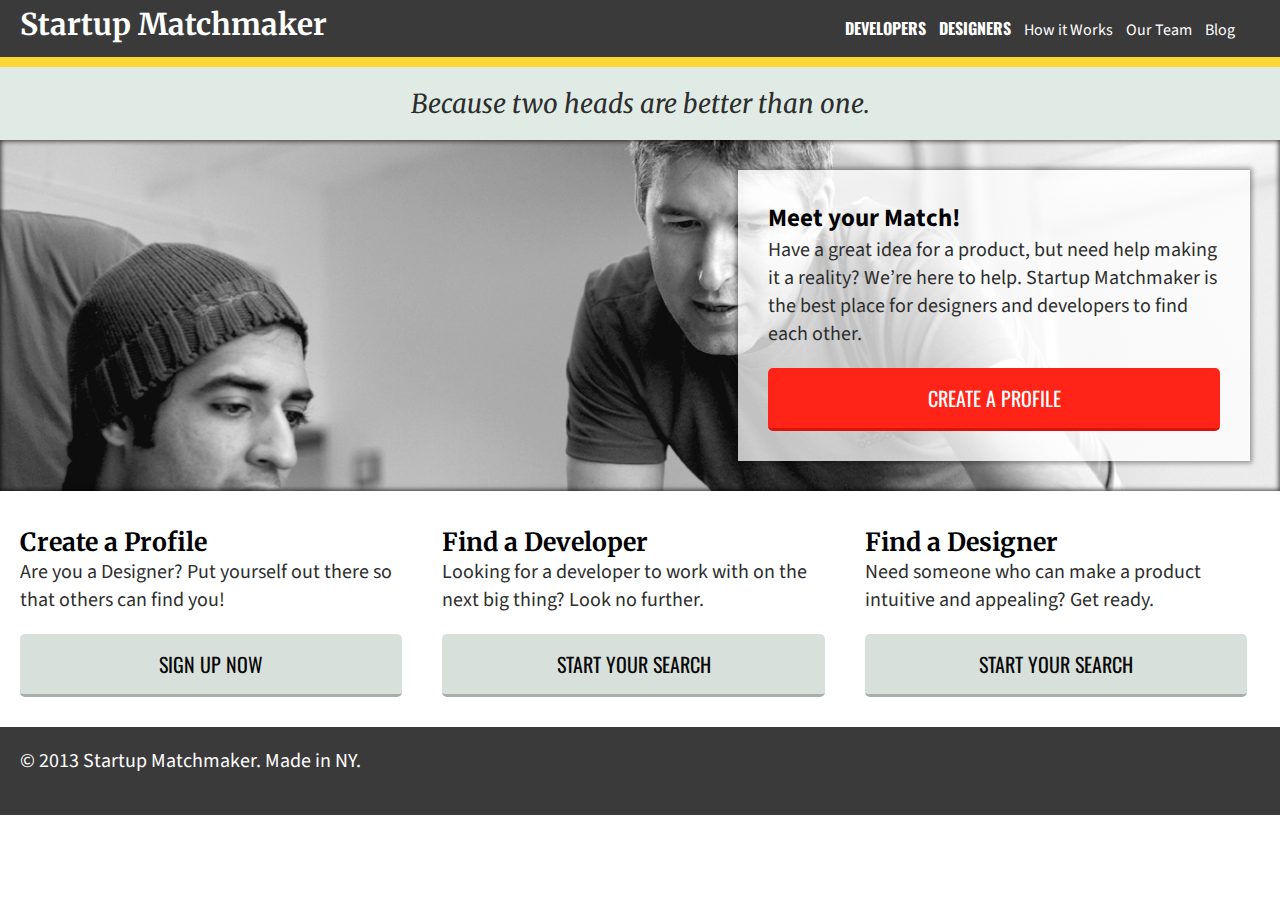
<file: Homework 2/index.html>
<!DOCTYPE html>
<html lang="en">
<head>
    <meta charset="utf-8">
    <meta http-equiv="X-UA-Compatible" content="IE=edge">
    <title></title> 
    <meta name="description" content="">
    <meta name="viewport" content="width=device-width, initial-scale=1">
    <link rel="shortcut icon" type="image/ico" href="images/favicon.ico" />


    <link rel="stylesheet" href="css/normalize.css">
    <link rel="stylesheet" href="css/main.css">
    <link href='https://fonts.googleapis.com/css?family=Source+Sans+Pro' rel='stylesheet' type='text/css'>
    <link href='https://fonts.googleapis.com/css?family=Merriweather:700italic' rel='stylesheet' type='text/css'>
    <link href='https://fonts.googleapis.com/css?family=Merriweather:700' rel='stylesheet' type='text/css'>
    <link href='https://fonts.googleapis.com/css?family=Oswald:700' rel='stylesheet' type='text/css'>
<body>
  <header>
    <h1><a href="#">Startup Matchmaker</a></h1>
    <nav>
      <ul>
        <li><strong><a href="developers.html">Developers</a></strong></li>
        <li><strong><a href="designers.html">Designers</a></strong></li>
        <li><a href="how.html">How it Works</a></li>
        <li><a href="team.html">Our Team</a></li>
        <li><a href="blog.html">Blog</a></li>
      </ul>
    </nav>
  </header>

  <p class="tagline">Because two heads are better than one.</p>
  <section class="banner">
    <div class="blurb">
      <h2>Meet your Match!</h2>
      <p>Have a great idea for a product, but need help making it a reality? We’re here to help. Startup Matchmaker is the best place for designers and developers to find each other.</p>
      <a class="button" href="#">Create a Profile</a>
    </div>
  </section>
  <section class="info">
    <h3>Create a Profile</h3>
    <p>Are you a Designer? Put yourself out there so that others can find you!</p>
    <a class="button" href="">Sign up Now</a>
  </section>
  <section class="info">
    <h3>Find a Developer</h3>
    <p>Looking for a developer to work with on the next big thing? Look no further.</p>
    <a class="button" href="developers.html">Start Your Search</a>
  </section>
  <section class="info">
    <h3>Find a Designer</h3>
    <p>Need someone who can make a product intuitive and appealing? Get ready.</p>
    <a class="button" href="designers.html">Start Your Search</a>
  </section>

  <footer>
    <p>&copy; 2013 Startup Matchmaker. Made in NY.</p>
  </footer>
</body>
</html>
</file>
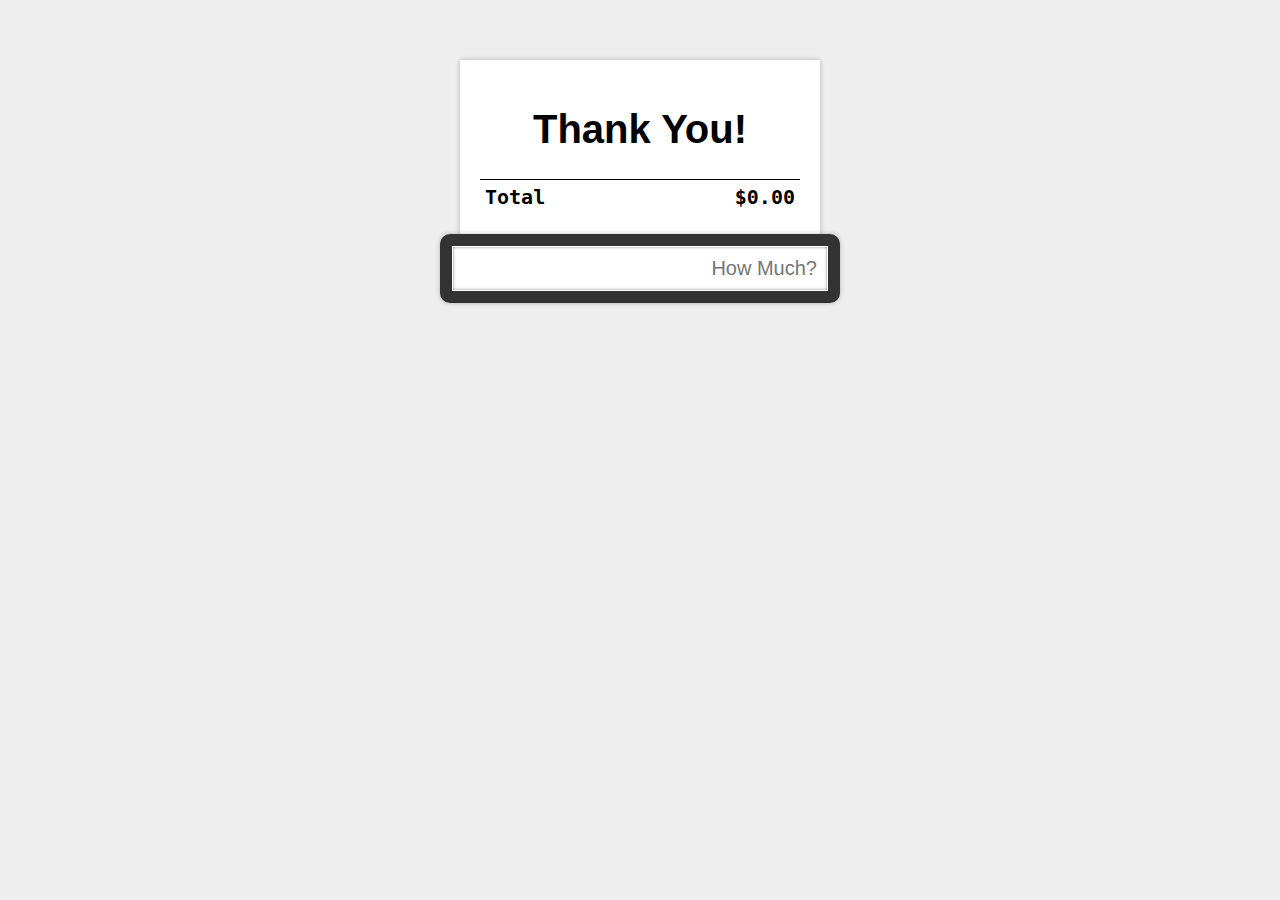
<file: Homework 4/index.html>
<!DOCTYPE html>
<html>

<head>

  <meta charset="UTF-8">

  <title>Cash Register</title>

    <link rel="stylesheet" href="css/style.css" media="screen" type="text/css" />

</head>

<body>

  <div id="register">
  <div id="ticket">
    <h1>Thank You!</h1>
    <table>
      <tbody id="entries">
      </tbody>
      <tfoot>
        <tr>
          <th>Total</th>
          <th id="total">$0.00</th>
        </tr>
      </tfoot>
    </table>
  </div>
  <form id="entry">
    <input id="newEntry" autofocus placeholder="How Much?">
  </form>
</div>

  <script src='http://codepen.io/assets/libs/fullpage/jquery.js'></script>

  <script src="js/index.js"></script>

</body>

</html>
</file>
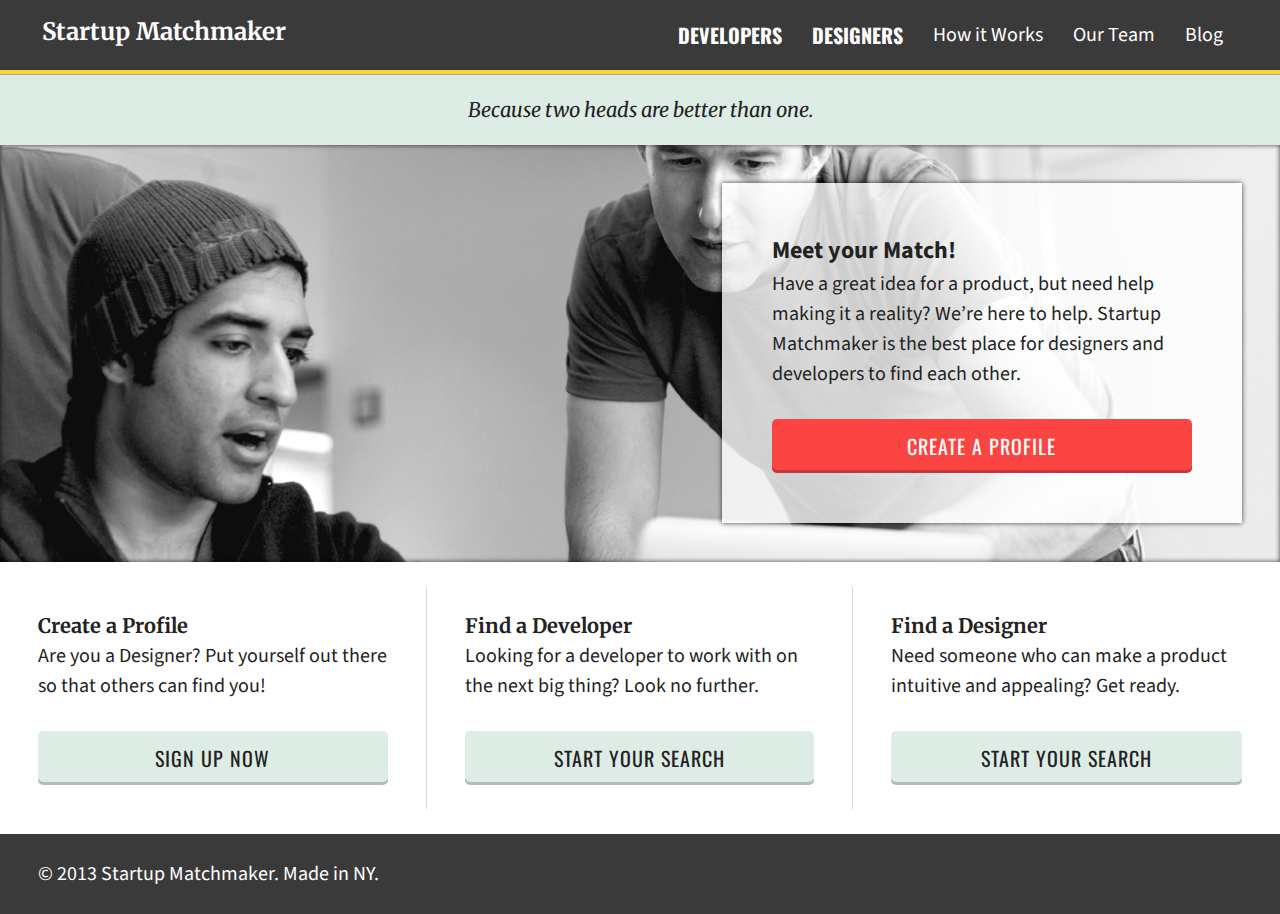
<file: Homework 5/index.html>
<!DOCTYPE html>
<html lang="en">
<head>
  <meta charset="utf-8">
  <meta http-equiv="X-UA-Compatible" content="IE=edge">
  <meta name="viewport" content="width=device-width, initial-scale=1">
  <link rel="shortcut icon" type="image/ico" href="images/favicon.ico" />

  <title>Startup Matchmaker | Home</title>

  <link href='http://fonts.googleapis.com/css?family=Source+Sans+Pro:400,700|Oswald:700|Merriweather:700,700italic' rel='stylesheet' type='text/css'>
  <link rel="stylesheet" href="css/normalize.css">
  <link rel="stylesheet" href="css/main.css">
</head>
<body>
  <header class="clearfix">
    <h1><a href="#">Startup Matchmaker</a></h1>
    
    <nav>
      <li><strong><a href="developers.html">Developers</a></strong></li>
      <li><strong><a href="designers.html">Designers</a></strong></li>
      <li><a href="how.html">How it Works</a></li>
      <li><a href="team.html">Our Team</a></li>
      <li><a href="blog.html">Blog</a></li>
      <div class=".hamburger">
        <a href="#" class="hamburger-icon">
          <div class="line"></div>
          <div class="line"></div>
          <div class="line"></div>
        </a>
       </div>
    </nav>

  </header>

  <p class="tagline">Because two heads are better than one.</p>
  <section class="clearfix banner">
    <div class="blurb">
      <h2>Meet your Match!</h2>
      <p>Have a great idea for a product, but need help making it a reality? We’re here to help. Startup Matchmaker is the best place for designers and developers to find each other.</p>

      <a class="button" href="#">Create a Profile</a>
    </div>
  </section>
  <section class="info">
    <h3>Create a Profile</h3>
    <p>Are you a Designer? Put yourself out there so that others can find you!</p>
    <a class="button" href="">Sign up Now</a>
  </section>
  <section class="info">
    <h3>Find a Developer</h3>
    <p>Looking for a developer to work with on the next big thing? Look no further.</p>
    <a class="button" href="developers.html">Start Your Search</a>
  </section>
  <section class="info">
    <h3>Find a Designer</h3>
    <p>Need someone who can make a product intuitive and appealing? Get ready.</p>
    <a class="button" href="designers.html">Start Your Search</a>
  </section>

  <footer>
    <p>© 2013 Startup Matchmaker. Made in NY.</p>
  </footer>



</body>
</html>
</file>
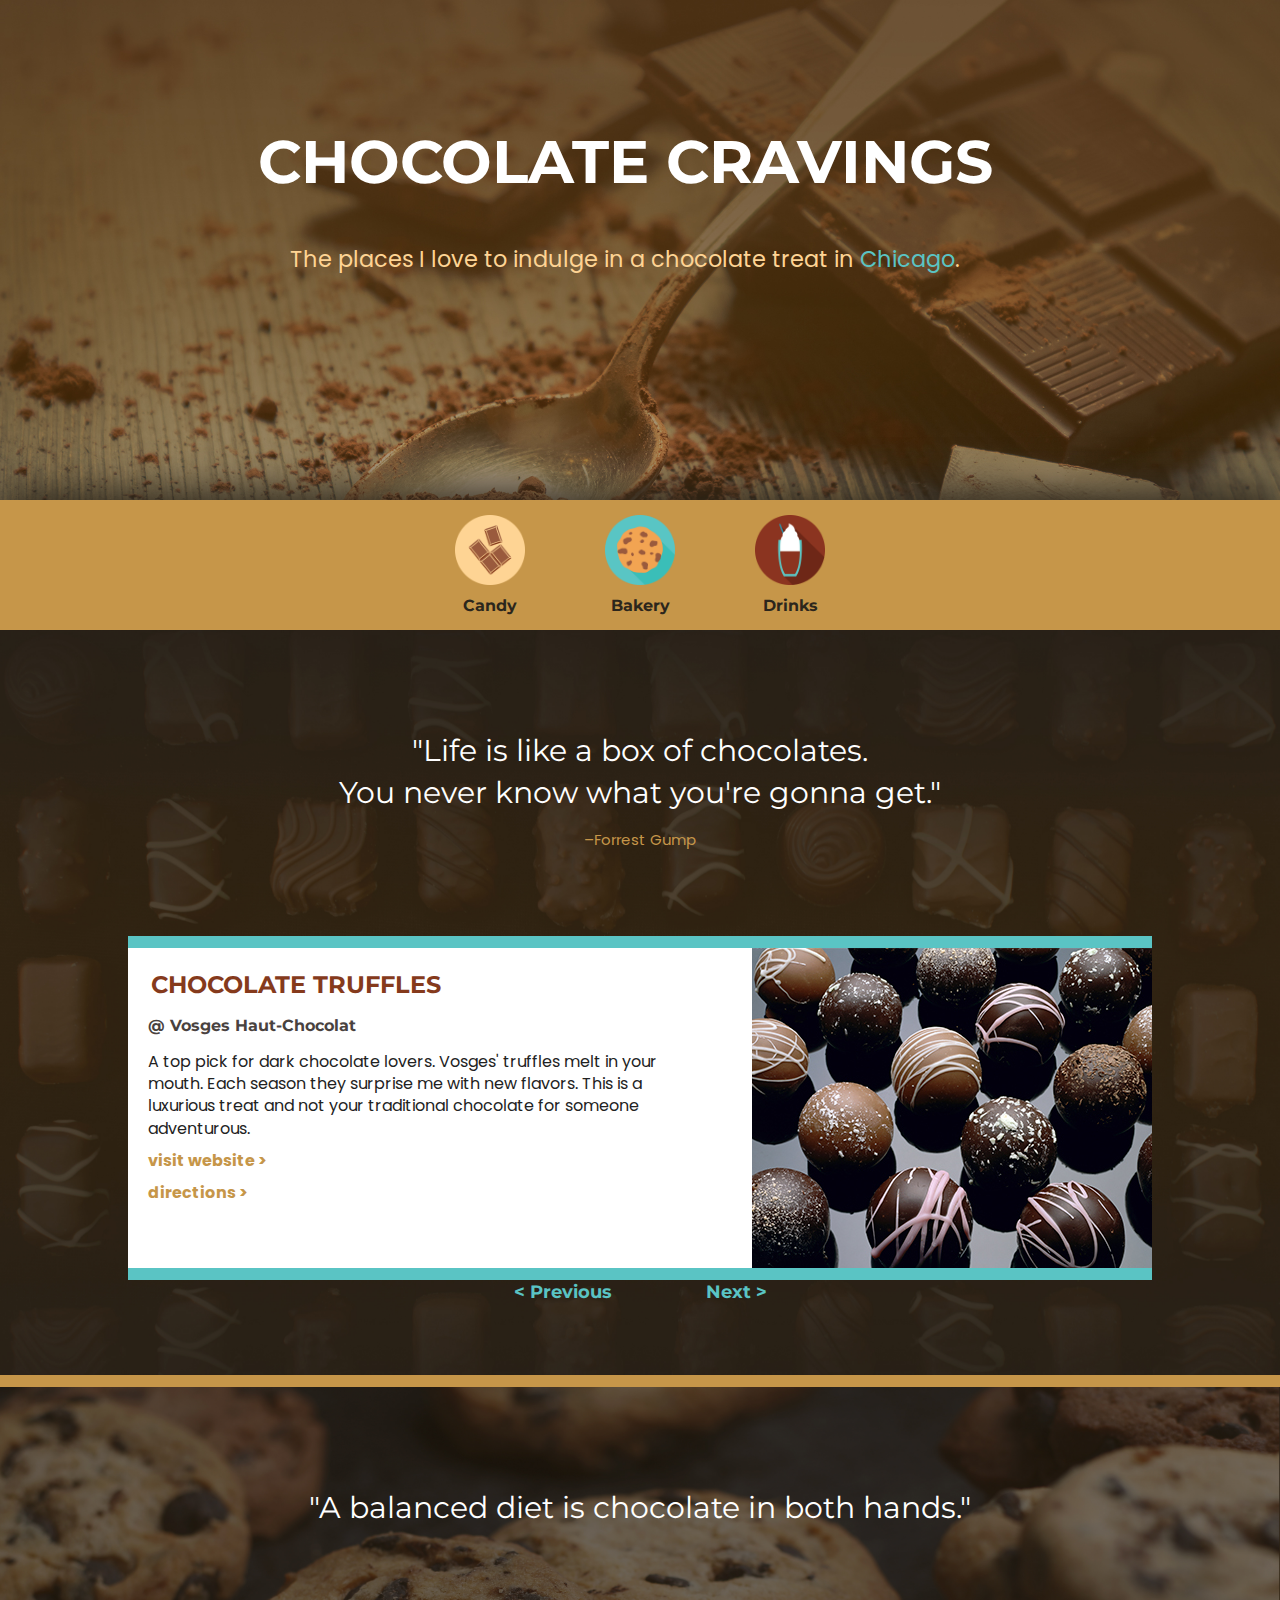
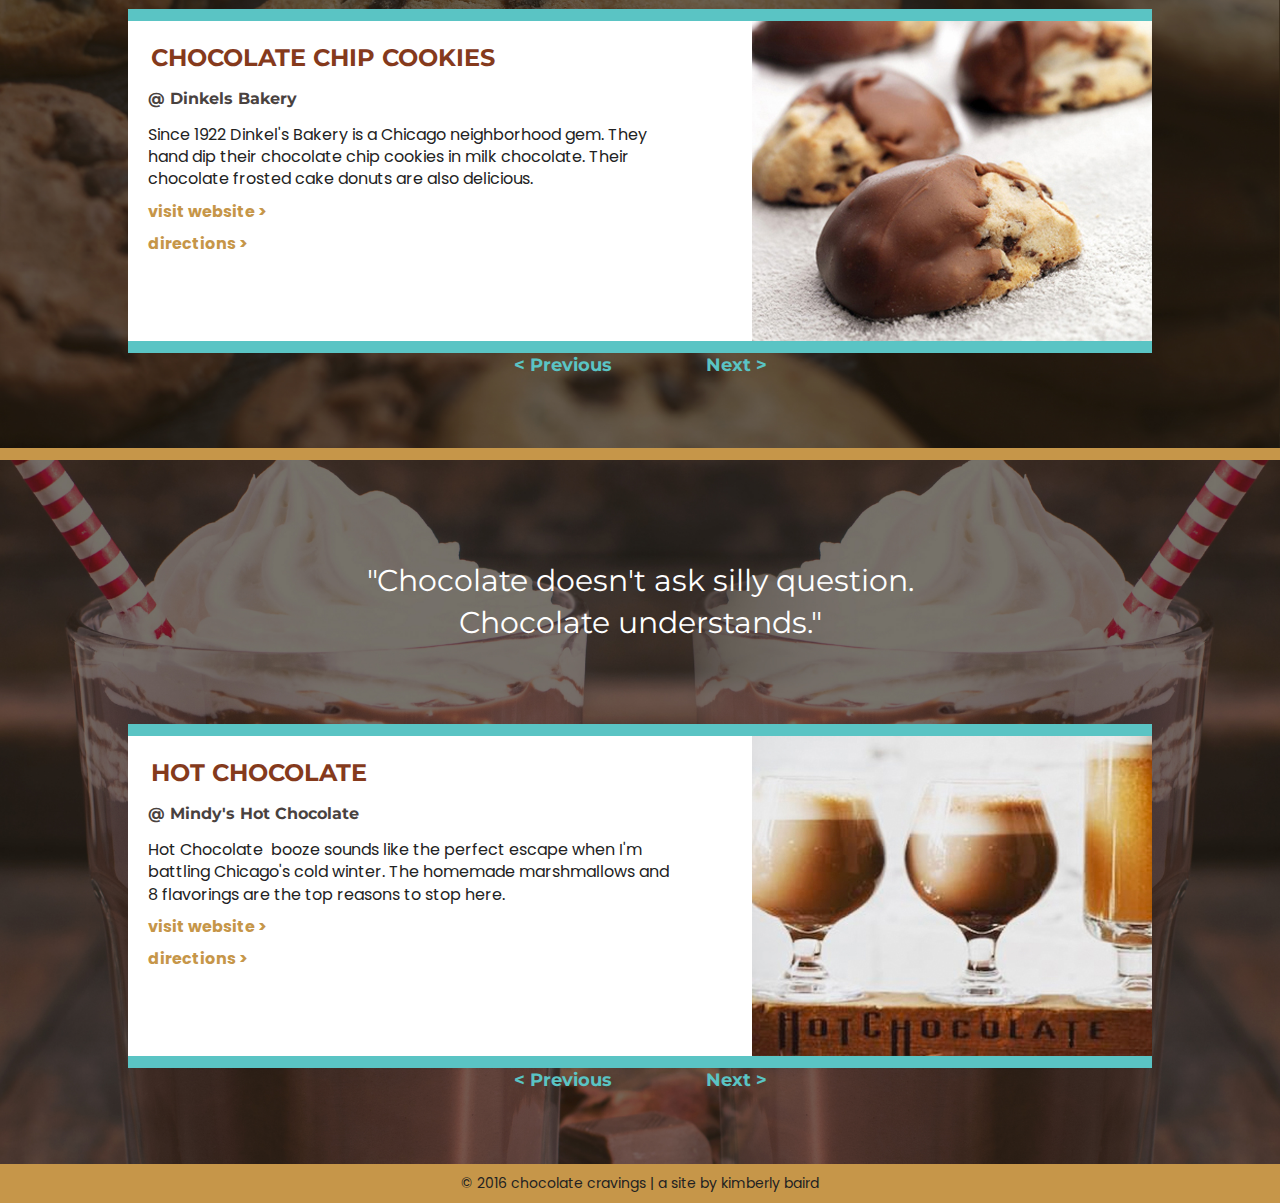
<file: Final Project/Site/index.html>
<!doctype html>
<html class="no-js" lang="">
<head>
<meta charset="utf-8">
<meta http-equiv="X-UA-Compatible" content="IE=edge">
<title>Chicago Chocolate</title>
<meta name="description" content="">
<meta name="viewport" content="width=device-width, initial-scale=1">
<link rel="apple-touch-icon" href="apple-touch-icon.png">
<link href='https://fonts.googleapis.com/css?family=Montserrat' rel='stylesheet' type='text/css'>
<link href='https://fonts.googleapis.com/css?family=Poppins:300' rel='stylesheet' type='text/css'>
<!-- Place favicon.ico in the root directory -->
<link rel="stylesheet" href="css/normalize.css">
<link rel="stylesheet" href="css/main.css">
<script src="js/vendor/modernizr-2.8.3.min.js"></script>
</head>
<body>
<div class="Site">
    <header class="Hero">
    <div class="Welcome">
        <h1>Chocolate Cravings</h1>
        <p>
            The places I love to indulge in a chocolate treat in <span>Chicago</span>.
        </p>
    </div>
    <nav class="MainNavigation js-MainNavigation">
    <ul>
        <li><a href="#Candy">
        <img src="img/nav_candy.png">
        <p>
            Candy
        </p>
        </a></li>
        <li><a href="#Bakery">
        <img src="img/nav_bakery.png">
        <p>
            Bakery
        </p>
        </a></li>
        <li><a href="#Drink"><img src="img/nav_drink.png">
        <p>
            Drinks
        </p>
        </a></li>
    </ul>
    </nav>
    </header>
    <!--Start of Item descriptions-->
    <!--Start of section: Candy-->
    <div class="Content_Candy js-content-section" id="Candy">
        <div class="Content_Top">
            <blockquote>
                "Life is like a box of chocolates. <br>
                You never know what you're gonna get."<br>
                <span>–Forrest Gump</span>
            </blockquote>
        </div>
        <section class="Blurb">
        <ul class="carousel">
            <li>
            <div class="carousel_East">
                <img src="img/candy_truffle.jpg"/>
            </div>
            <div class="carousel_West">
                <h1>Chocolate Truffles</h1>
                <h2>@ Vosges Haut-Chocolat</h2>
                <p>
                    A top pick for dark chocolate lovers. Vosges' truffles melt in your mouth. Each season they surprise me with new flavors. This is a luxurious treat and not your traditional chocolate for someone adventurous.
                </p>
                <p>
                    <a href="http://http://www.vosgeschocolate.com/">visit website &gt;</a>
                </p>
                <p>
                    <a href="https://www.google.com/maps/dir/''/The+Shops+at+North+Bridge,+520+N+Michigan+Ave+%232,+Chicago,+IL+60611/@41.891478,-87.6950604,12z/data=!3m1!4b1!4m8!4m7!1m0!1m5!1m1!1s0x880e2cac6e03efd5:0x698be70aa81cac7e!2m2!1d-87.6250205!2d41.8914993">directions &gt;</a>
                </p>
            </div>
            </li>
            <li>
            <div class="carousel_East">
                <img src="img/candy_blommers.jpg"/>
            </div>
            <div class="carousel_West">
                <h1>Chocolate Bars</h1>
                <h2>@ Blommer's Chocolate Company</h2>
                <p>
                    Blommer's chocolate is the chocolate you smell in Chicago's Loop. Luckily Blommer's is not just a factory and has a store. This is my favorite place for a traditional bar of chocolate. You can eat it or bake with it.
                </p>
                <p>
                    <a href="http://www.blommer.com/">visit website &gt;</a>
                </p>
                <p>
                    <a href="https://www.google.com/maps/place/Blommer+Chocolate+Company/@41.8894159,-87.645753,17z/data=!3m1!4b1!4m2!3m1!1s0x880e2cc93543fe6f:0xa66c5aa1b0d698e8">directions &gt;</a>
                </p>
            </div>
            </li>
            <li>
            <div class="carousel_East">
                <img src="img/candy_fannie.jpg"/>
            </div>
            <div class="carousel_West">
                <h1>Chocolate Turtles</h1>
                <h2>@ Fannie May Fine Chcocolates</h2>
                <p>
                    Fannie May claim to fame our their chocolate turtles "Pixies". Smooth caramel and crunchy pecans covered in chocolate is always a good idea.
                </p>
                <p>
                    <a href="http://http://www.fanniemay.com/">visit website &gt;</a>
                </p>
                <p>
                    <a href="https://www.google.com/maps/place/Fannie+May+Candies/@41.8880344,-87.6417958,14z/data=!4m5!1m2!2m1!1sfannie+may!3m1!1s0x880e2caedb378317:0x27ecb374ec7d52e8">directions &gt;</a>
                </p>
            </div>
            </li>
        </ul>
        </section>
        <div class="carousel_Nav">
            <a href="#" class="carousel-nav prev">&lt; Previous</a>
            <a href="#" class="carousel-nav next">Next &gt;</a>
        </div>
    </div>
    <!--Start of section: Bakery-->
    <div class="Content_Bakery js-content-section" id="Bakery">
        <div class="Content_Top">
            <blockquote>
                "A balanced diet is chocolate in both hands."<br>
            </blockquote>
        </div>
        <section class="Blurb">
        <ul class="carousel">
            <li>
            <div class="carousel_East">
                <img src="img/bakery_cookie.jpg"/>
            </div>
            <div class="carousel_West">
                <h1>Chocolate Chip Cookies</h1>
                <h2>@ Dinkels Bakery</h2>
                <p>
                    Since 1922 Dinkel's Bakery is a Chicago neighborhood gem. They hand dip their chocolate chip cookies in milk chocolate. Their chocolate frosted cake donuts are also delicious.
                </p>
                <p>
                    <a href="http://www.dinkels.com/">visit website &gt;</a>
                </p>
                <p>
                    <a href="https://www.google.com/maps/dir//Dinkel's,+3329+N+Lincoln+Ave,+Chicago,+IL+60657/@41.9424319,-87.6725118,17z/data=!4m12!1m3!3m2!1s0x880fd25bb3265207:0x444e500ccc36604b!2sDinkel's!4m7!1m0!1m5!1m1!1s0x880fd25bb3265207:0x444e500ccc36604b!2m2!1d-87.6703231!2d41.9424319">directions &gt;</a>
                </p>
            </div>
            </li>
            <li>
            <div class="carousel_East">
                <img src="img/bakery_brownie.jpg"/>
            </div>
            <div class="carousel_West">
                <h1>Fudge Brownie</h1>
                <h2>@ Baker Miller</h2>
                <p>
                    Baker Miller has amazing bakery items but if you're in search of chocolate, their fudge brownie is the top choice. Chocolate, brownie and fudge has never been better.
                </p>
                <p>
                    <a href="http://www.bakermillerchicago.com/">visit website &gt;</a>
                </p>
                <p>
                    <a href="https://www.google.com/maps/dir/''/baker+miller/data=!4m5!4m4!1m0!1m2!1m1!1s0x880fd20f927438cf:0x54c39b91adf6d9aa?sa=X&ved=0ahUKEwje4IDwmqjMAhXH7D4KHbWiD24Q9RcIhwEwCw">directions &gt;</a>
                </p>
            </div>
            </li>
            <li>
            <div class="carousel_East">
                <img src="img/bakery_pie.jpg"/>
            </div>
            <div class="carousel_West">
                <h1>Chocolate Pie</h1>
                <h2>@ Bang Bang Pie Shop</h2>
                <p>
                    What's better than chocolate? Peanut butter and chocolate. Bang Bang's Chocolate Peanut Butter pie is to die for. The graham cracker crust makes this my favorite pie ever.
                </p>
                <p>
                    <a href="http://www.bangbangpie.com/">visit website &gt;</a>
                </p>
                <p>
                    <a href="https://www.google.com/maps/dir//Bang+Bang+Pie+%26+Biscuits,+2051+N+California+Ave,+Chicago,+IL+60647/@41.9192023,-87.6993454,17z/data=!4m12!1m3!3m2!1s0x880fd29e2db3a9b7:0xf4b7b62e8a63baf1!2sBang+Bang+Pie+%26+Biscuits!4m7!1m0!1m5!1m1!1s0x880fd29e2db3a9b7:0xf4b7b62e8a63baf1!2m2!1d-87.6971567!2d41.9192023">directions &gt;</a>
                </p>
            </div>
            </li>
        </ul>
        </section>
        <div class="carousel_Nav">
            <a href="#" class="carousel-nav prev">&lt; Previous</a>
            <a href="#" class="carousel-nav next">Next &gt;</a>
        </div>
    </div>
    <!--end of Bakery Section-->
    <!--start of Drink Section-->
    <div class="Content_Drink js-content-section" id="Drink">
        <div class="Content_Top">
            <blockquote>
                "Chocolate doesn't ask silly question.<br>
                Chocolate understands."
            </blockquote>
        </div>
        <section class="Blurb">
        <ul class="carousel">
            <li>
            <div class="carousel_East">
                <img src="img/drink_hot.jpg"/>
            </div>
            <div class="carousel_West">
                <h1>Hot Chocolate</h1>
                <h2>@ Mindy's Hot Chocolate</h2>
                <p>
                    Hot Chocolate &nbsp;booze sounds like the perfect escape when I'm battling Chicago's cold winter. The homemade marshmallows and 8 flavorings are the top reasons to stop here.
                </p>
                <p>
                    <a href="http://hotchocolatechicago.com/">visit website &gt;</a>
                </p>
                <p>
                    <a href="https://www.google.com/maps/dir//Mindy%E2%80%99s+HotChocolate,+1747+N+Damen+Ave,+Chicago,+IL+60647/@41.913682,-87.6793752,17z/data=!4m12!1m3!3m2!1s0x880fd2c07db953b7:0xd5c218147b8b77cc!2sMindy%E2%80%99s+HotChocolate!4m7!1m0!1m5!1m1!1s0x880fd2c07db953b7:0xd5c218147b8b77cc!2m2!1d-87.6771812!2d41.913678">directions &gt;</a>
                </p>
            </div>
            </li>
            <li>
            <div class="carousel_East">
                <img src="img/drink_shake.jpg"/>
            </div>
            <div class="carousel_West">
                <h1>Chocolate Shake</h1>
                <h2>@ Oberweis Dairy</h2>
                <p>
                    This is the ultimate old fashioned chocolate shake. This shake is made with Oberweis' super premium ice cream and whipped cream. I highly recommend dining in for the frosted glass!
                </p>
                <p>
                    <a href="http://www.oberweis.com/">visit website &gt;</a>
                </p>
                <p>
                    <a href="https://www.google.com/maps/dir/''/3055+N+Sheffield+Ave,+Chicago,+IL+60657/data=!4m5!4m4!1m0!1m2!1m1!1s0x880fd3aa32c53105:0x843def37653759f4?sa=X&ved=0ahUKEwiXiJegl6jMAhWIeT4KHXt6Bm4QiBMIHCgBMAY">directions &gt;</a>
                </p>
            </div>
            </li>
            <li>
            <div class="carousel_East">
                <img src="img/drink_martini.jpg"/>
            </div>
            <div class="carousel_West">
                <h1>Chocolate Martini</h1>
                <h2>@ Tiny Lounge</h2>
                <p>
                    Fannie May claim to fame our their chocolate turtles "Pixies". Smooth caramel and crunchy pecans covered in chocolate is always a good idea.
                </p>
                <p>
                    <a href="http://http://tinylounge.com/">visit website &gt;</a>
                </p>
                <p>
                    <a href="https://www.google.com/maps/dir//Tiny+Lounge,+4352+N+Leavitt+St,+Chicago,+IL+60618/@41.9610968,-87.6862428,17z/data=!4m12!1m3!3m2!1s0x880fd2116126cfb5:0x1e1c77c4a43c0a38!2sTiny+Lounge!4m7!1m0!1m5!1m1!1s0x880fd2116126cfb5:0x1e1c77c4a43c0a38!2m2!1d-87.6840541!2d41.9610968">directions &gt;</a>
                </p>
            </div>
            </li>
        </ul>
        </section>
        <div class="carousel_Nav">
            <a href="#" class="carousel-nav prev">&lt; Previous</a>
            <a href="#" class="carousel-nav next">Next &gt;</a>
        </div>
    </div>
    <!--end of Drink Section-->
    <footer class="South">&copy; 2016 chocolate cravings | a site by kimberly baird </footer>
    <!--[if lt IE 8]>
            <p class="browserupgrade">You are using an <strong>outdated</strong> browser. Please <a href="http://browsehappy.com/">upgrade your browser</a> to improve your experience.</p>
        <![endif]-->
    <script>window.jQuery || document.write('<script src="js/vendor/jquery-1.11.2.min.js"><\/script>')</script>
    <script src="js/vendor/jquery.waypoints.js"></script>
    <script src="js/plugins.js"></script>
    <script src="js/main.js"></script>
</div>
</body>
</html>
</file>
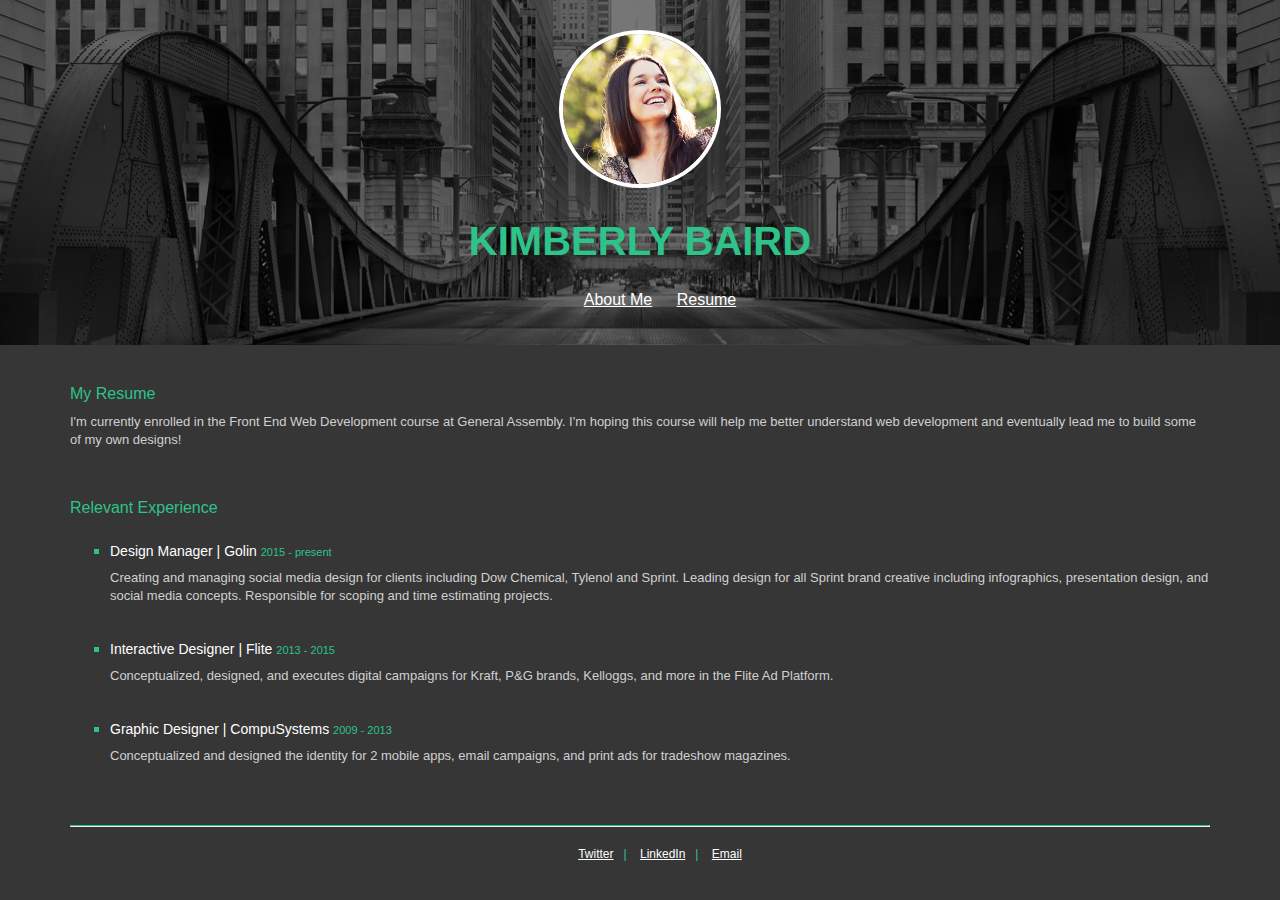
<file: About Me/resume.html>
<!DOCTYPE html>
<html>
  <head>
    <meta charset="UTF-8">
    <link href="css/style.css" rel="stylesheet">
    <title>Kimberly Baird</title>
  </head>
<body>
  <header>
    <img src="images/kim-profile.png">
    <h1>Kimberly Baird</h1>
    <ul>
      <li class="nav"><a href="index.html">About Me</a></li>
      <li class="nav"><a href="resume.html">Resume</a></li>
    </ul>
  </header>
<h2>My Resume</h2>

<p>I'm currently enrolled in the Front End Web Development course at General Assembly. I'm hoping this course will help me better understand web development and eventually lead me to build some of my own designs!</p>
    
<h3>Relevant Experience</h3>
    
<ul class="resume">
  <li class="resume">
    <H4>Design Manager | Golin <span>2015 - present</H4></H4>
    <p class="resume">Creating and managing social media design for clients including Dow Chemical, Tylenol and Sprint. Leading design for all Sprint brand creative including infographics, presentation design, and social media concepts. Responsible for scoping and time estimating projects.</p>
  </li>

  <li class="resume">
    <H4>Interactive Designer | Flite <span>2013 - 2015</span></H4>
    <p class="resume">Conceptualized, designed, and executes digital campaigns for Kraft, P&G brands, Kelloggs, and more in the Flite Ad Platform.</p>
  </li>

  <li class="resume">
    <H4>Graphic Designer | CompuSystems <span>2009 - 2013</span></H4>
    <p class="resume">Conceptualized and designed the identity for 2 mobile apps, email campaigns, and print ads for tradeshow magazines.</p>
  </li>

</ul>
<footer>
  <hr>
  <ul>
    <li class="nav"><a href="https://twitter.com/kimpbaird">Twitter</a></li>|
    <li class="nav"><a href="https://www.linkedin.com/in/kpbaird">LinkedIn</a></li>|
    <li class="nav"><a href="mailto:klphillipp@gmail.com">Email</a></li>
  </ul>

</body>

</html>
</file>
<file: Homework 2/css/main.css>
/* ==========================================================================
   Global Overrides
  ========================================================================== */
* {
  box-sizing: border-box;
  /*border: 1px solid blue;*/
}

.clearfix:after {
  display: table;
  clear: both;
  content: "";
}

/* ==========================================================================
   Author's custom styles
  ========================================================================== */

/* 
    SITE COLORS:

    White - #ffffff
    Light Grey - #d7e0db
    Dark Grey - #3b393a
    Grey/Black(text color) - #080808
    Yellow - #fad735
    Red - #e9403d
*/


/* Global
   ================================================================ */


/* Layout
   ================================================================ */
section.banner {
 
  background-image: url(../images/coworking.jpg);
  background-repeat: no-repeat;
  background-size: cover;
  background-position: 50% 30%;
  overflow: auto;
  -webkit-box-shadow: inset 0px 0px 5px 1px rgba(0,0,0,0.75);
  -moz-box-shadow: inset 0px 0px 5px 1px rgba(0,0,0,0.75);
  box-shadow: inset 0px 0px 5px 1px rgba(0,0,0,0.75);
}

div.blurb {
  background: rgba(255, 255, 255, .75);
  box-shadow: 0px 0px 5px 2px rgba(0,0,0,0.4);
  border: none;
  margin: 30px 30px 30px 30px;
  padding: 30px 30px 30px 30px;
  bottom: 0;
  right: 0;
  width: 40%;
  float: right;
}
p.tagline {
  background-color: #e1ebe6;
  margin: 0px;
  padding-top: 20px;
  padding-bottom: 20px;
  width: 100%;
  font-size: 25px;
  font-family: 'Merriweather', serif;

}
section {
  width: 100%;
  background-color: #fff;
  -webkit-column-rule: 4px outset #ff00ff; /* Chrome, Safari, Opera */
  -moz-column-rule: 4px outset #ff00ff; /* Firefox */
  column-rule: 4px outset #ff00ff;
}

section.info {
  background-color: #fff;
  width: 33%;
  float: left;
  overflow: auto;
  padding: 10px 20px 30px 20px;
}

/* Headings
   ================================================================ */
h1 {
  padding: 5px 20px 5px 20px;
  width: 40%;
  margin: 0px auto 0px auto;
  font-family: 'Merriweather', serif;
  font-weight: 700;
  font-style: normal;
  float: left;
  font-size: 30px; 
  text-decoration: none;
}
h2 {
  font-size: 25px; 
  margin-bottom:0px;
  margin-top: 0px;

}
h3 {
  font-size: 25px;
  font-family: 'Merriweather', serif;
  margin-bottom:0px;
}

/* Text Styles
   ================================================================ */
body {
 font-family: 'Source Sans Pro', sans-serif;
}
p.tagline {
  font-size: 26px;
  font-style: italic;
  text-align: center;
  border-top: 10px solid #fad735;
}
p {
  font-size: 20px;
  color: #2d2d2d; 
  margin: 0;
  margin-bottom: 20px;
}
/* Header
   ================================================================ */
header {
  background-color: #3b3a3a;
  margin: 0px auto 0px auto;  
  width: 100%; 
  overflow: auto;
}
header a { 
  text-decoration: none;
  color: #fff;
}


/* Footer
   ================================================================ */
footer {
  background-color: #3b3a3a;
  padding: 20px;
  margin: 0px;
  overflow: auto;
}
footer p {
  color: #fff;
}

/* Navigation
   ================================================================ */
nav {
  float: right;
  padding-right: 40px;
}

nav li {  
  display: inline;
  padding: 5px 5px 5px 5px;
}

nav strong {
  text-transform: uppercase;
  font-family: 'Oswald', sans-serif;
}


/* Buttons
   ================================================================ */
  .blurb a.button {
  width: 100%;
  background-color: #ff2318;
  border: none;
  color: #fff;
  padding: 15px 32px;
  text-align: center;
  text-decoration: none;
  border-radius:5px;
  border-radius: 5px;
  display: inline-block;
  font-size: 20px;
  border-bottom: 3px solid #da140b;    
  text-transform: uppercase;
}
a.button {
  font-family: 'Oswald', sans-serif;
  width: 100%;
  background-color: #d7e0db;
  border: none;
  color: #080808;
  padding: 15px 32px;
  text-align: center;
  text-decoration: none;
  border-radius:5px;
  border-radius: 5px;
  display: inline-block;
  font-size: 20px;
  text-transform: uppercase;
  border-bottom: 3px solid #a6afab;    

}
</file>
<file: Homework 4/css/style.css>
body {
  background: #EEE;
  font-family: sans-serif;
  font-size: 20px;
  margin: 3em;
  padding: 0;
}
#register {
  width: 20em;
  margin: auto;
}
#ticket {
  background: white;
  margin: 0 1em;
  padding: 1em;
  box-shadow: 0 0 5px rgba(0,0,0,.25);
}
#ticket h1 {
  text-align: center;
}
#ticket table {
  font-family: monospace;
  width: 100%;
  border-collapse: collapse;
}
#ticket td, #ticket th {
  padding: 5px;
}
#ticket th {
  text-align: left;
}
#ticket td, #ticket #total {
  text-align: right;
}
#ticket tfoot th {
  border-top: 1px solid black;
}

#entry {
  background: #333;
  padding: 12px;
  border-radius: 10px;
  box-shadow: 0 0 5px rgba(0,0,0,.25);
}
#entry input {
  width: 100%;
  padding: 10px;
  border: 1px solid black;
  text-align: right;
  font-family: sans-serif;
  font-size: 20px;
  box-shadow: inset 0 0 3px rgba(0,0,0,.5);
  -webkit-box-sizing: border-box;
  -moz-box-sizing: border-box;
  box-sizing: border-box;
}
#entry input:focus {
  outline: none;
  border-color: rgba(255,255,255,.75);
}
</file>
<file: Homework 5/css/main.css>
/* ==========================================================================
   Global Overrides
  ========================================================================== */
* {
  box-sizing: border-box;
}

.clearfix:after {
  display: table;
  clear: both;
  content: "";
}

/* ==========================================================================
   Author's custom styles
  ========================================================================== */


/* Global
   ================================================================ */

body {
  font-family: "Source Sans Pro", sans-serif;
  font-size: 20px;
  line-height: 1.5;
  color: #222;

  -webkit-font-smoothing: antialiased;
}

li {
  list-style: none;
}

/* Headings
   ================================================================ */
h1 {
  font-family: "Merriweather", serif;
  font-size: 1.500rem;
  line-height: 1;
  float: left;
  margin-top: 20px;
}

h2 {
  font-family: "Source Sans Pro";
  font-weight: 700;
  font-size: 1.5rem;
  margin: 0;
}

h3 {
  font-family: "Merriweather", serif;
  font-size: 1.250rem;
  margin: 0;
}



/* Text Styles
   ================================================================ */
a,
a:visited {
  text-decoration: none;
  color: white;
}

p {
  margin: 0 0 30px;
}




/* Header/Footer
   ================================================================ */
header,
footer {
  color: white;
  background-color: #3b3a3a;
}

header {
  padding: 0 42px;
  border-bottom: 4px solid #fbd334;
}

footer {
  clear: both;
  padding: 25px 38px;
}

footer p {
  margin: 0;
}



/* Navigation
   ================================================================ */
nav {
  float: right;
  padding-left: 30px;
  text-align: right;
}

nav li {
  float: left;
  text-align: center;
}

nav a {
  display: block;
  padding: 20px 15px;
}

nav a:hover {
  color: #fbd334;
}

header nav strong {
  font-family: "Oswald", sans-serif;
  text-transform: uppercase;
}

.hamburger {
  position: relative;
  width: 1.25em;
  height: 0.8em;
  margin-right: 0.3em;
  border-top: 0.2em solid #fff;
  border-bottom: 0.2em solid #fff;
}

.hamburger-icon {
  margin: 10px auto;
  width: 2.5rem;
  display: none;
}

.line {
  width: 2.5rem;
  height: .3125rem;
  background: #E7E6DD;
  transition: 0.5s;
  border-radius: 2.5rem;
  margin-bottom: .52em;
  opacity: 1;
  outline: none;
  transition: all 300ms ease;
  /* 1. Set the transition property on the .line class */

}

/* Buttons
   ================================================================ */
.button,
.button:visited {
  font-family: "Oswald", sans-serif;
  display: block;
  padding: 12px;
  text-align: center;
  letter-spacing: 1px;
  text-transform: uppercase;
  color: #222;
  border-radius: 5px;
  background: #deece6;
  box-shadow: inset 0 -3px 0 rgba(0,0,0,.2);
}

/* Super info button in blurb */
.blurb .button {
  transition: all .2s ease;
  color: white;
  background: #fa4542;
}

.blurb .button:hover {
  color: white;
  background: #f6201d;
}


/* Tagline
   ================================================================ */
.tagline {
  font-family: "Merriweather", serif;
  font-size: 1.25rem;
  font-style: italic;
  line-height: 1em;
  margin: 0;
  padding: 25px;
  text-align: center;
  border-top: 1px solid #aaa;
  background-color: #deece6;
}


/* Banner
   ================================================================ */
.blurb {
  float: right;
  max-width: 520px;
  margin: 0 auto;
  padding: 50px;
  background-color: rgba(255, 255, 255, .8);
  box-shadow: 0 0 5px rgba(0,0,0,.75);
}

.banner {
  overflow: hidden;
  padding: 3%;
  background-image: url(../images/coworking.jpg);
  background-position: center center;
  background-repeat: no-repeat;
  background-size: cover;
  box-shadow: inset 0 0 5px rgba(0,0,0,.75);
}


/* Info Sections (Call to action columns)
   ================================================================ */
.info {
  float: left;
  width: 33.333333334%;
  margin: 25px 0;
  padding: 24px 38px;
  border-right: 1px solid rgba(0,0,0,.15);
}

.info:last-of-type {
  border-right: none;
}


/* Mobile Layout
   ================================================================ */

@media screen and (max-width: 768px){
nav {
  float: none;
  padding: 0;
  margin: 0;
  width: 100%;
}

body {
  font-size: 16px;
}

h1{
 font-size: 1.5rem;
}

.info {
  float: none;
  width: 100%;
  }

p.tagline {
 display: none;
}

nav li {
  display: none;
  width: 100%;
  float: none;
  clear: both;
}



.blurb {
  max-width: 75%;
  float: none;
}


/* hamburger menu */
.hamburger-icon {
  float: right;
  display: block;
  margin: 0 auto;
}

.line {
  width: 2.5rem;
  height: .3125rem;
  background: #E7E6DD;
  transition: 0.5s;
  border-radius: 2.5rem;
  margin-bottom: .52em;
  opacity: 1;
  outline: none;
  transition: all 300ms ease;
  }

.hamburger {
  margin: 0;
}
/* Second line */
.active .line:nth-child(2) {
  /* 2. When the active class is added to the .hamburger-icon, fade the middle line out (hint: you can use the 'opacity' property). */
opacity: 0;
}

/* Top line */
.active .line:first-child {
  /* 3. When the active class is added to the .hamburger-icon, use the css 'transform' property to rotate the first line 45 deg*/
transform: rotate(45deg);
  /* 4. Use the CSS 'transform-origin' property to set the center of rotation.*/
transform-origin: 0 0;
}

/* Bottom line */
.active .line:last-child {
  /* 5. When the active class is added to the .hamburger-icon, use the css 'transform' property to rotate the first line -45 deg*/
transform: rotate(-45deg);

  /* 6. Use the CSS 'transform-origin' property to set the center of rotation.*/
transform-origin: 0 5px;
}
}
</file>
<file: Final Project/Site/css/main.css>
/*! HTML5 Boilerplate v5.0.0 | MIT License | http://h5bp.com/ */

/*
 * What follows is the result of much research on cross-browser styling.
 * Credit left inline and big thanks to Nicolas Gallagher, Jonathan Neal,
 * Kroc Camen, and the H5BP dev community and team.
 * { border: 1px solid black;*/
/*
* { 
  border: 1px solid black;
}*/

html {
  box-sizing: border-box;
}
*, *:before, *:after {
  box-sizing: inherit;
}
/* ==========================================================================
   Base styles: opinionated defaults
   ========================================================================== */

/*
 * Remove text-shadow in selection highlight:
 * https://twitter.com/miketaylr/status/12228805301
 *
 * These selection rule sets have to be separate.
 * Customize the background color to match your design.
 */

::-moz-selection {
    background: #b3d4fc;
    text-shadow: none;
}

::selection {
    background: #b3d4fc;
    text-shadow: none;
}

/*
 * A better looking default horizontal rule
 */

hr {
    display: block;
    height: 1px;
    border: 0;
    border-top: 1px solid #ccc;
    margin: 1em 0;
    padding: 0;
}

/*
 * Remove the gap between audio, canvas, iframes,
 * images, videos and the bottom of their containers:
 * https://github.com/h5bp/html5-boilerplate/issues/440
 */

audio,
canvas,
iframe,
img,
svg,
video {
    vertical-align: middle;
}

/*
 * Remove default fieldset styles.
 */

fieldset {
    border: 0;
    margin: 0;
    padding: 0;
}

/*
 * Allow only vertical resizing of textareas.
 */

textarea {
    resize: vertical;
}

/* ==========================================================================
   Browser Upgrade Prompt
   ========================================================================== */

.browserupgrade {
  margin: 0.2em 0;
  background: #ccc;
  color: #000;
  padding: 0.2em 0;
}

/* ==========================================================================
   Author's custom styles
   ========================================================================== */


.Site{
  position: relative;
}

html {
  color: #222;
  font-size: 1em;
  line-height: 1.4;
}

.North{
  margin: auto 0;
  padding: 15px 0;
  background-color: #fff;
  border-bottom: 1px solid #c69649;
}


.Welcome {
  text-align: center;
  padding: 80px 50px 40px 20px;
  height: 500px;
 
  background-image: url(../img/hero_chocolate.png);
  background-position: 50% 30%; 
  -webkit-background-size: cover;
  -moz-background-size: cover;
  -o-background-size: cover;
  background-size: cover;

  
}
.Welcome h1 {
  font-size: 60px;
  font-family: 'Montserrat', sans-serif;
  text-transform: uppercase;
  color: #fff;
}
.Welcome p {
  font-family: 'Poppins', sans-serif;
  font-size: 1.4em;
  color: #fed494;
}
.Welcome p span {
  color: #5ac4c4;
}



.Hero{
  text-align: center;
  position: relative;
  /* This height needs to match .MainNavigatin's height. */
  padding-bottom: 130px;
  background: #c69649;
}


.MainNavigation{
  
  padding: 10px 0 10px 0px;
  text-align: center;
  width: 100%;
  overflow: hidden;
  /* This height needs to match .Hero's bottom padding. */
  height: 130px;
  position: absolute;
  bottom: 0;
  left: 0;
  -webkit-box-shadow: 0px -11px 44px 0px rgba(44,38,28,1);
  -moz-box-shadow: 0px -11px 44px 0px rgba(44,38,28,1);
  box-shadow: 0px -11px 44px 0px rgba(44,38,28,1);
}

/*.MainNavigation._sticky{
  position: fixed;
  top: 0;
  left: 0;
  width: 100%;
  bottom: auto;
  z-index: 100;
}*/

.MainNavigation ul{
  margin: 0;
  padding: 0;
  list-style: none;
  position: relative;
  float: left;
  left: 50%;
  font-family: 'Montserrat', sans-serif;
}

.MainNavigation ul li{
  position: relative;
  float: left;
  right: 50%;
  margin: 0 0 0 70px;
}

.MainNavigation ul li img {
  width: 120px;
  height: 120px;
  display: block;
}

.MainNavigation ul li:first-child{
  margin-left: 0;
}

.MainNavigation ul li a{
  display: block;
  text-decoration: none;
}
.MainNavigation ul li img{
  display: block;
  width: 70px;
  height: 70px;
  margin: 0 0 10px 0;
}

.MainNavigation ul li p{
  margin: 0 0 10px 0;
  text-align: center;
  color: #2c261c;
}
.MainNavigation ul li p:hover{
  color: #fff;
}

.Content_Candy { 
  margin: 0 auto;
  padding-bottom: 70px;
  background-color: #2c271d;
  display: block;
  position: relative;
  text-align: center;
  background-image: url(../img/bgd_box.jpg);
  background-position: 50% 30%; 
  -webkit-background-size: cover;
  -moz-background-size: cover;
  -o-background-size: cover;
  background-size: cover;
}


.Content_Candy blockquote {
  margin: 0 auto;
  color: #fff;
  font-family: 'Montserrat', sans-serif;
  font-size: 30px;
  padding:100px 0px 80px 0px;
}

.Content_Candy span {
  color: #c69649;
  font-family: 'Poppins', sans-serif;
  font-size: 15px;
}

.Content_Bakery { 
  border-top:12px solid #c69649;
  margin: 0 auto;
  padding-bottom: 70px;
  background-color: #c69649;
  display: block;
  position: relative;
  text-align: center;
  background-image: url(../img/bgd_bakery.jpg);
  background-position: 50% 30%; 
  -webkit-background-size: cover;
  -moz-background-size: cover;
  -o-background-size: cover;
  background-size: cover;
}

.Content_Bakery blockquote {
  margin: 0 auto;
  color: #fff;
  font-family: 'Montserrat', sans-serif;
  font-size: 30px;
  padding:100px 0px 80px 0px;
}


.Content_Drink { 
  border-top:12px solid #c69649;
  margin: 0 auto;
  padding-bottom: 70px;
  background-color: #2c271d;
  display: block;
  position: relative;
  text-align: center;
  background-image: url(../img/bgd_drink.jpg);
  background-position: 50% 30%; 
  -webkit-background-size: cover;
  -moz-background-size: cover;
  -o-background-size: cover;
  background-size: cover;
}

.Content_Drink blockquote {
  margin: 0 auto;
  color: #fff;
  font-family: 'Montserrat', sans-serif;
  font-size: 30px;
  padding:100px 0px 80px 0px;
}


.Blurb {
  font-family: 'Poppins', sans-serif;
  margin: 0px auto;
  /* Using the "alpha" in RGBA will just control the background color */
  background: rgba(255,255,255,1);
  /* Opacity will control the whole box and everything inside of it */
  width: 80%;
  padding-bottom: 0;
  border-bottom:12px solid #5ac4c4;
  border-top:12px solid #5ac4c4;

}



.carousel {
  margin: 0;
  position: relative;
  list-style: none;
  display: block;
  padding: 0px;
  height: 320px;
  overflow: hidden;
  
}
.carousel_East {
  float: right;
  width: 44%;
  vertical-align: middle;
  margin: 0 auto;
}
.carousel_West {
  float: left;
  width: 54%;
  padding-left :20px;
  text-align: left;
}

.carousel_West h1 {
  color: #853a1c;
  font-family: 'Montserrat', sans-serif;
  font-size: 24px;
  padding-left: 3px;
  text-transform: uppercase;
  padding-top: 20px;

}
.carousel_West h1 span {
  color: #853a1c;
  font-family: 'Poppins', sans-serif;
  font-size: 24px;
}

.carousel_West h2 {
  
  color: #49423f;
  font-family: 'Montserrat', sans-serif;
  font-size: 16px;
}

.carousel_West p {
  padding-bottom: 10px;
  font-size: 16px;
}

.carousel_West p a {
  text-decoration: none;
  color: #c69649;
  margin: 0 auto;
}

.carousel_Nav a {
  text-decoration: none;
  font-family: 'Montserrat', sans-serif;
  font-size: 18px;
  color: #5ac4c4;
  padding: 20px 40px 0 40px;
}

.carousel > li {
  position: absolute;
  margin: 0 auto;
  padding: 0px;
  top: 0;
  left: 0;
  opacity: 0;
  transform: translateX(500px);
  width: 100%;

}


.carousel > li.active{
  opacity: 1;
  transform: translateX(0);
}

.carousel > li:not(.active) {
  display: none;
}
  
.carousel > li.next-in {
  animation: next-in 0.5s;
}

.carousel > li.next-out {
  animation: next-out 0.5s;
}

.carousel > li.prev-in {
  animation: prev-in 0.5s;
}

.carousel > li.prev-out {
  animation: prev-out 0.5s;
}

.carousel img {
  display: block;
  float: right;
  margin: 0 auto 10px auto;
  max-width: 100%;
}

.carousel h1{
  margin: 0 0 10px 0;
}

.carousel p{
  margin: 0;
}
  
@keyframes next-in {
  0% {
    opacity: 0;
    transform: translateX(500px);
  }
  50% {
    opacity: 0;
  }
  100% {
    transform: translateX(0px);
  }
}

@keyframes next-out {
  0% {
    opacity: 1;
    transform: translateX(0px);
  }
  50% {
    opacity: 0;
  }
  100% {
    transform: translateX(-500px);
  }
}

@keyframes prev-in {
  0% {
    opacity: 0;
    transform: translateX(-500px);
  }
  50% {
    opacity: 1;
  }
  100% {
    transform: translateX(0px);
  }
}

@keyframes prev-out {
  0% {
    opacity: 1;
    transform: translateX(0px);
  }
  50% {
    opacity: 0;
  }
  100% {
    transform: translateX(500px);
  }
}

/* NOT RELATED TO TUTORIAL */

@font-face {
  font-family: 'Source Sans Pro';
  font-style: normal;
  font-weight: 300;
  src: local('Source Sans Pro Light'), local('SourceSansPro-Light'), url(http://themes.googleusercontent.com/static/fonts/sourcesanspro/v5/toadOcfmlt9b38dHJxOBGNbE_oMaV8t2eFeISPpzbdE.woff) format('woff');
}

body { 
  font-family: 'Source Sans Pro';
}

a, a:visited {
  text-decoration: none;
  font-weight: bold;
  color: #5ac4c4;
  margin: 5px
}

img {
  display: block;
}

footer { 
  text-align: center;
  background-color: #c69649; 
  font-family: 'Poppins', sans-serif;
  font-size: 14px;
  padding-top: 10px;
  padding-bottom: 10px;
}



/* ==========================================================================
   Helper classes
   ========================================================================== */

/*
 * Hide visually and from screen readers:
 * http://juicystudio.com/article/screen-readers-display-none.php
 */

.hidden {
    display: none !important;
    visibility: hidden;
}

/*
 * Hide only visually, but have it available for screen readers:
 * http://snook.ca/archives/html_and_css/hiding-content-for-accessibility
 */

.visuallyhidden {
    border: 0;
    clip: rect(0 0 0 0);
    height: 1px;
    margin: -1px;
    overflow: hidden;
    padding: 0;
    position: absolute;
    width: 1px;
}

/*
 * Extends the .visuallyhidden class to allow the element
 * to be focusable when navigated to via the keyboard:
 * https://www.drupal.org/node/897638
 */

.visuallyhidden.focusable:active,
.visuallyhidden.focusable:focus {
    clip: auto;
    height: auto;
    margin: 0;
    overflow: visible;
    position: static;
    width: auto;
}

/*
 * Hide visually and from screen readers, but maintain layout
 */

.invisible {
    visibility: hidden;
}

/*
 * Clearfix: contain floats
 *
 * For modern browsers
 * 1. The space content is one way to avoid an Opera bug when the
 *    `contenteditable` attribute is included anywhere else in the document.
 *    Otherwise it causes space to appear at the top and bottom of elements
 *    that receive the `clearfix` class.
 * 2. The use of `table` rather than `block` is only necessary if using
 *    `:before` to contain the top-margins of child elements.
 */

.clearfix:before,
.clearfix:after {
    content: " "; /* 1 */
    display: table; /* 2 */
}

.clearfix:after {
    clear: both;
}

/* ==========================================================================
   EXAMPLE Media Queries for Responsive Design.
   These examples override the primary ('mobile first') styles.
   Modify as content requires.
   ========================================================================== */

@media only screen and (min-width: 35em) {
    /* Style adjustments for viewports that meet the condition */
}

@media print,
       (-o-min-device-pixel-ratio: 5/4),
       (-webkit-min-device-pixel-ratio: 1.25),
       (min-resolution: 120dpi) {
    /* Style adjustments for high resolution devices */
}

@media only screen and (max-width: 768px) {
  .MainNavigation ul{
    float: none;
    left: auto;
  }

  .MainNavigation ul li{
    float: none;
    right: auto;
    margin: 0 0 20px 0;
  }

  .MainNavigation ul li img{
    width: 75px;
    height: 75px;
    margin: 0 auto;
  }

  .MainNavigation {
    height: auto;
    position: static;
    left: auto;
    bottom: auto;
  }

  .Hero {
    height: auto;
    padding-bottom: 0;
  }

  .carousel_East {
    float:none;
    padding: 0 15px 0 15px;
    text-align: center;
  }

 .carousel_West h1, h2, p {
    font-size: 15px;
  }

 .carousel_West p {
    font-size: 12px;
    text-align: center;
    width: 100%;
    padding-right: 20px; 
  }
  .carousel_West {
    text-align: center;
    width: 100%;
    padding-right: 20px; 
  }

  .carousel {
    height: 400px;
  }


@media only screen and (max-width: 480px) {

  .carousel_East {
    float:none;
    padding: 0 15px 0 15px;
    text-align: center;
  }

 .carousel_West h1, h2, p {
    font-size: 15px;
  }

  }

 .carousel_West p {
    font-size: 12px;
    text-align: center;
    width: 100%;
    padding-right: 20px; 
  }
  .carousel_West {
    text-align: center;
    width: 100%;
    padding-right: 20px; 
  }

  .carousel {
    height: 400px;
  }
}

/* ==========================================================================
   Print styles.
   Inlined to avoid the additional HTTP request:
   http://www.phpied.com/delay-loading-your-print-css/
   ========================================================================== */

@media print {
    *,
    *:before,
    *:after {
        background: transparent !important;
        color: #000 !important; /* Black prints faster:
                                   http://www.sanbeiji.com/archives/953 */
        box-shadow: none !important;
        text-shadow: none !important;
    }

    a,
    a:visited {
        text-decoration: underline;
    }

    a[href]:after {
        content: " (" attr(href) ")";
    }

    abbr[title]:after {
        content: " (" attr(title) ")";
    }

    /*
     * Don't show links that are fragment identifiers,
     * or use the `javascript:` pseudo protocol
     */

    a[href^="#"]:after,
    a[href^="javascript:"]:after {
        content: "";
    }

    pre,
    blockquote {
        border: 1px solid #999;
        page-break-inside: avoid;
    }

    /*
     * Printing Tables:
     * http://css-discuss.incutio.com/wiki/Printing_Tables
     */

    thead {
        display: table-header-group;
    }

    tr,
    img {
        page-break-inside: avoid;
    }

    img {
        max-width: 100% !important;
    }

    p,
    h2,
    h3 {
        orphans: 3;
        widows: 3;
    }

    h2,
    h3 {
        page-break-after: avoid;
    }
}
</file>
<file: About Me/css/style.css>
body {
	margin: 0px 0px 0px 0px;
	font-family: "Lucida Sans Unicode", "Lucida Grande", sans-serif;
	background-color: #363636;
}
header {
	background: url(../images/kim-bgd.png);
	background-position: 50% 70%; 
	background-repeat: no-repeat;
    text-align: center;
    color: #fff;
    padding-bottom: 20px;
}
a {
	color: white;
}
h1 {
	font-size: 40px;
	color: #2dc389;
	text-transform: uppercase;
}
h2, h3 {
	font-size: 16px;
	font-weight: normal;
	color: #2dc389;
	text-align: left;
	margin: 40px 0px 0px 70px;	

}
h4 {
	font-size: 14px;
	font-weight: normal;
	color: #fff;
	text-align: left;
	margin: 25px 0px 0px 0px;	

}
p {
	font-size: 13px;
	color: #d0d0d0;
	line-height: 18px;
	margin: 0px 70px 0px 70px;	
	padding: 10px 0px 10px;
}
p.resume{
	font-size: 13px;
	color: #d0d0d0;
	line-height: 18px;
	margin: 0px 0px 0px 0px;	
	padding: 10px 0px 10px;
}
img { 
	margin: 30px 0px 0px 0px;
	border: 4px solid white;
	border-radius: 50%;
	max-height: 150px;
	max-width: 200px;
}
li.nav {
	display: inline;
	padding: 0px 10px 0px 10px;
}
li.resume {
	color: #2dc389;
	margin: 0px 70px 0px 70px;
    list-style-type:square;
    list-style-position: outside;
}

span {
	font-size:11px;
	color: #2dc389;
}

hr {
	border-top: 1px solid #2dc389;
	margin: 50px 70px 20px 70px;
}
footer {
    text-align: center;
    color: #2dc389;
    font-size: 12px;
    margin-bottom: 20px;
}
</file>
